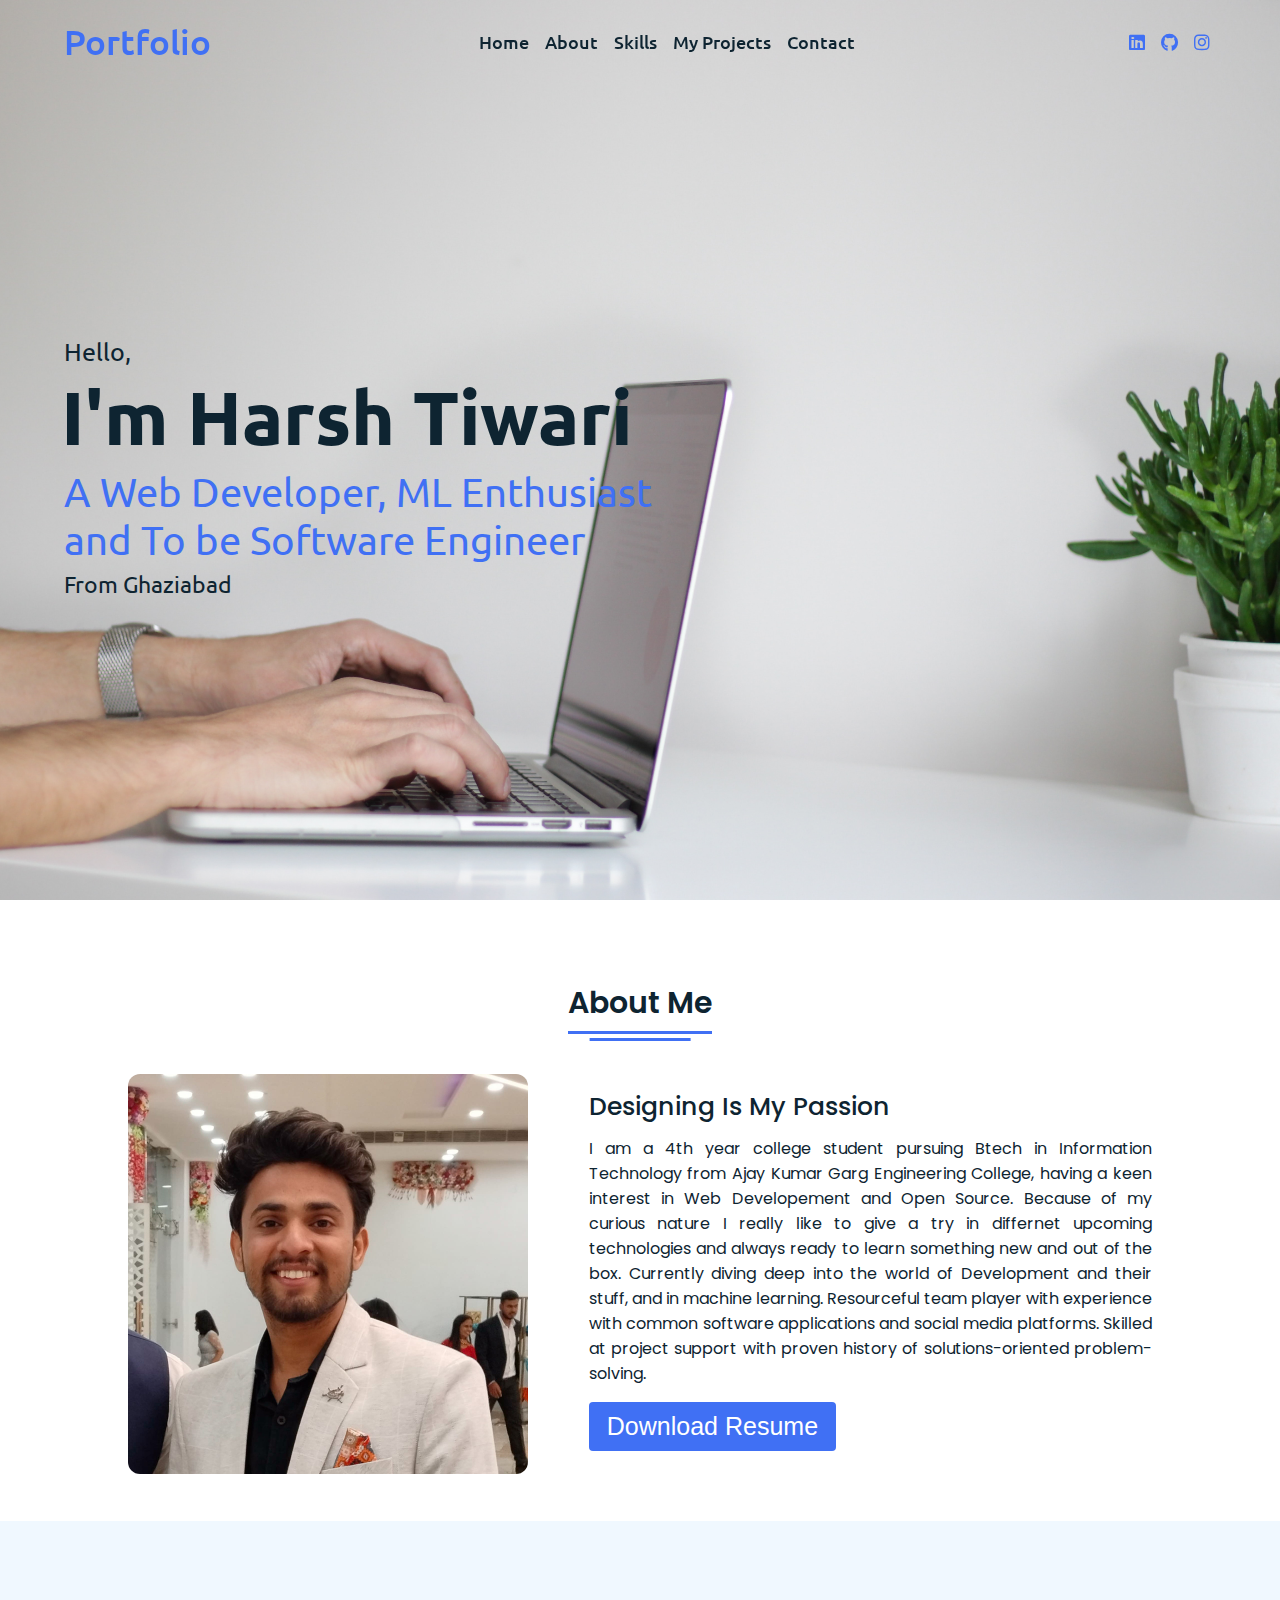
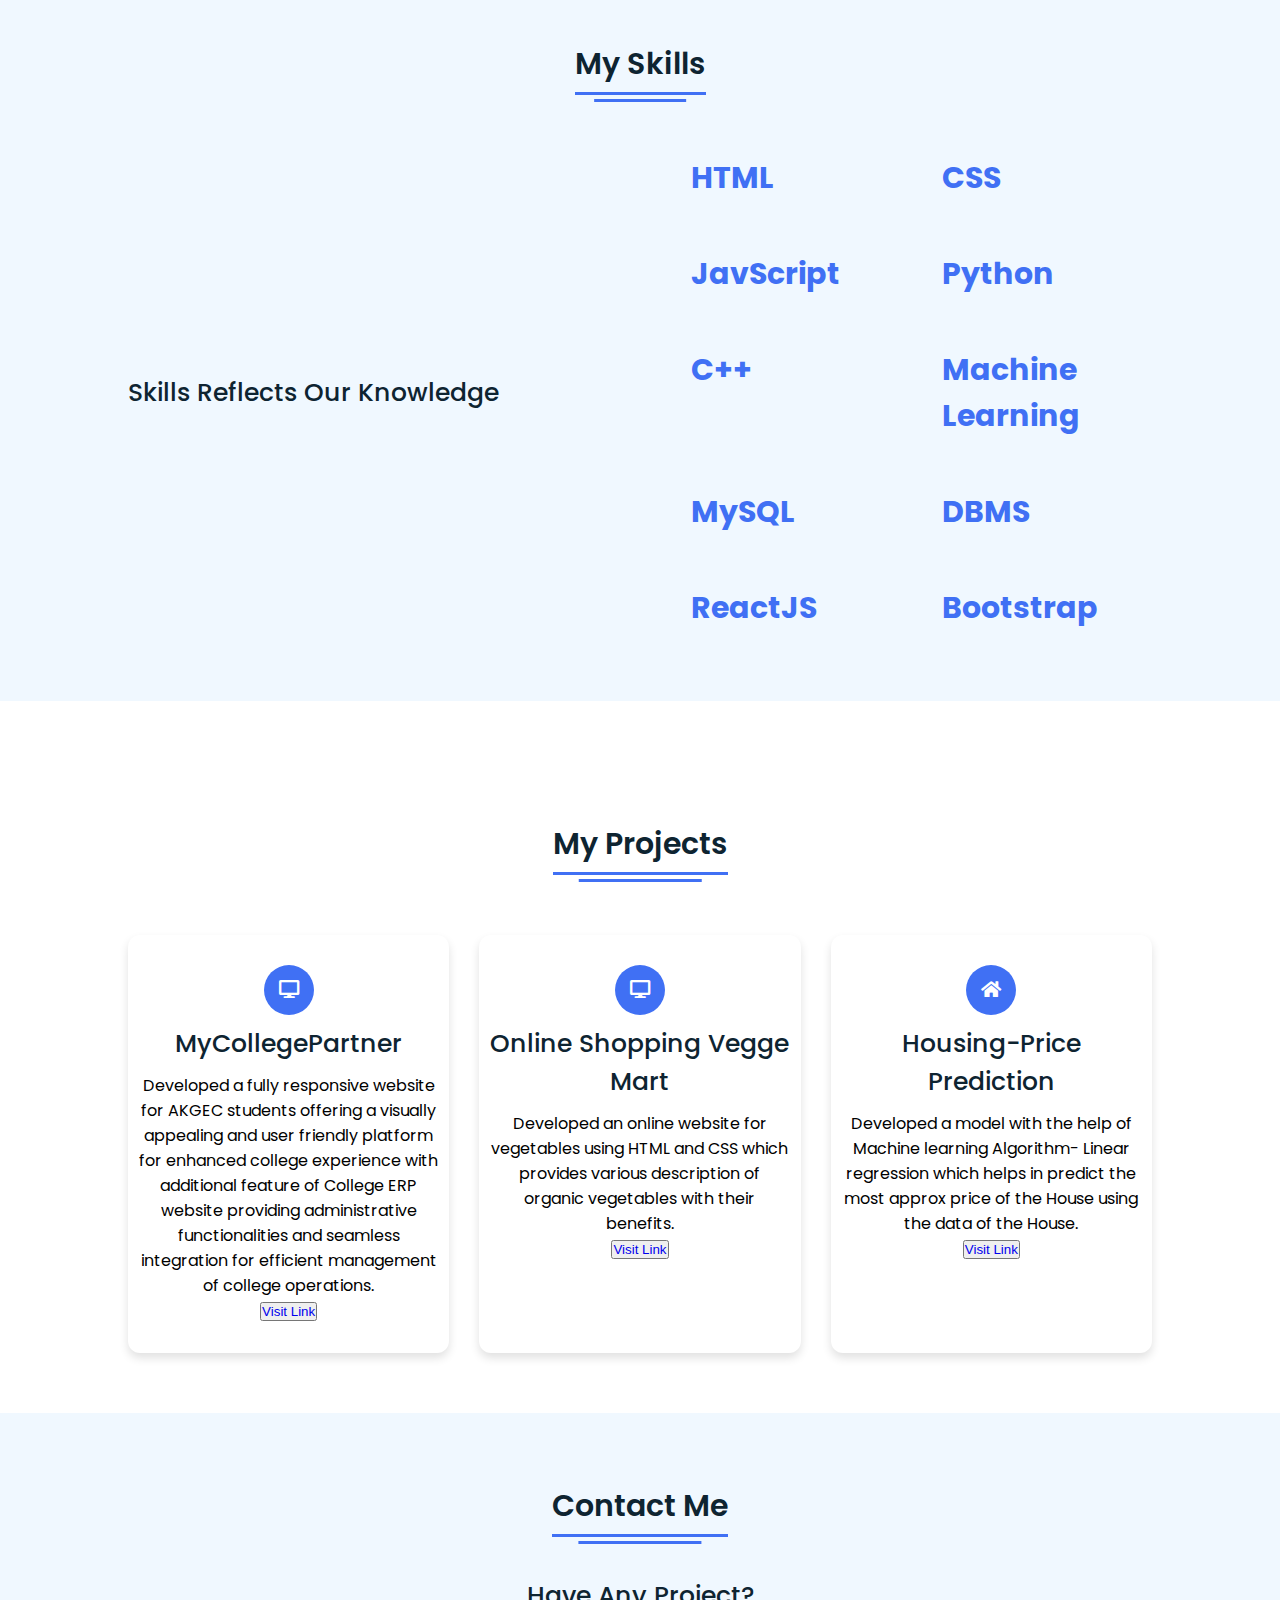
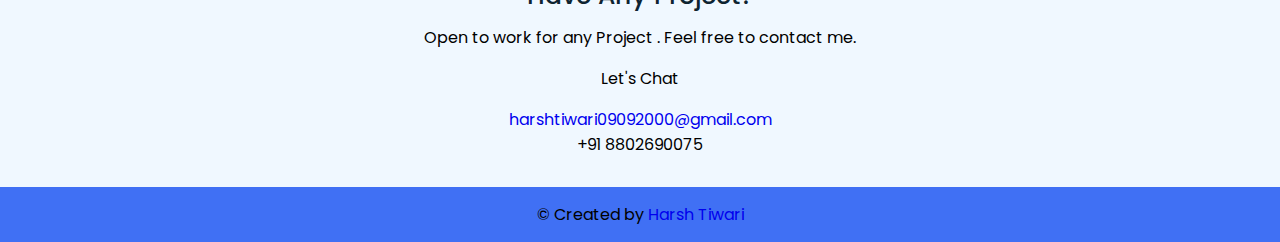
<file: index.html>
<!DOCTYPE html>

<html lang="en" dir="ltr">
  <head>
    <meta charset="UTF-8" />
    <title>📁 Harsh Portfolio </title>
    <link rel="stylesheet" href="style.css" />
    <!-- Fontawesome CDN Link -->
    <link rel="stylesheet" href="https://cdnjs.cloudflare.com/ajax/libs/font-awesome/5.15.2/css/all.min.css" />
    <meta name="viewport" content="width=device-width, initial-scale=1.0" />
  </head>
  <body>
    <!-- Move to up button -->
    <div class="scroll-button">
      <a href="#home"><i class="fas fa-arrow-up"></i></a>
    </div>
    <!-- navgaition menu -->
    <nav>
      <div class="navbar">
        <div class="logo"><a href="#">Portfolio </a></div>
        <ul class="menu">
          <li><a href="#home">Home</a></li>
          <li><a href="#about">About</a></li>
          <li><a href="#skills">Skills</a></li>
          <li><a href="#services">My Projects</a></li>
          <li><a href="#contact">Contact</a></li>
          <div class="cancel-btn">
            <i class="fas fa-times"></i>
          </div>
        </ul>
        <div class="media-icons">
        <a href="https://www.linkedin.com/in/harsh-tiwari-8b4a99234/" target="blank" class="fab fa-linkedin"></a>
        <a href="https://github.com/harsht09" target="blank" class="fab fa-github"></a>
        <a href="https://www.instagram.com/i_tiwari_harsh/" target="blank" class="fab fa-instagram"></a>        
      </div>
      <div class="menu-btn">
        <i class="fas fa-bars"></i>
      </div>
    </nav>

    <!-- Home Section Start -->
    <section class="home" id="home">
      <div class="home-content">
        <div class="text">
          <div class="text-one">Hello,</div>
          <div class="text-two">I'm Harsh Tiwari </div>
          <div class="text-three">A Web Developer, ML Enthusiast <br>
            and To be Software Engineer</div>
          <div class="text-four">From Ghaziabad</div>
        </div>
       
      </div>
    </section>

    <!-- About Section Start -->
    <section class="about" id="about">
      <div class="content">
        <div class="title"><span>About Me</span></div>
        <div class="about-details">
          <div class="left">
            <img src="harsh1.jpg" alt="" />
          </div>
          <div class="right">
            <div class="topic">Designing Is My Passion</div>
            <p>
                I am a 4th year college student pursuing Btech in Information Technology
                from Ajay Kumar Garg Engineering College, having a keen interest in Web Developement
                and Open Source. Because of my curious nature I really like to give a try
                in differnet upcoming technologies and always ready to
                learn something new and out of the box. Currently diving deep into
                the world of Development and their stuff, and in machine learning.
                Resourceful team player with experience with common software applications and social media
                platforms. Skilled at project support with proven history of solutions-oriented problem- solving.
                
            </p>
            <div class="button">
              <a href="https://drive.google.com/file/d/1NjqaGoVL6zYeTj5uEy1zMmKZU8Y_AIOH/view?usp=sharing" target="blank"><button>Download Resume</button></a>
            </div>
          </div>
        </div>
      </div>
    </section>

    <!-- My Skill Section Start -->
    <!-- Section Tag and Other Div will same where we need to put same CSS -->
    <section class="skills" id="skills">
      <div class="content">
        <div class="title"><span>My Skills</span></div>
        <div class="skills-details">
          <div class="text">
            <div class="topic">Skills Reflects Our Knowledge</div>
          </div>

          <div class="boxes">
            <div class="box">
              <div class="topic"><h2>HTML</h2></div>
            </div>

            <div class="box">
              <div class="topic"><h2>CSS</h2></div>
            </div>

            <div class="box">
              <div class="topic"><h2>JavScript</h2></div>
            </div>

            <div class="box">
              <div class="topic"><h2>Python</h2></div>
            </div>

            <div class="box">
                <div class="topic"><h2>C++</h2></div>
              </div>

            <div class="box">
            <div class="topic"><h2>Machine Learning</h2></div>
            </div>

              <div class="box">
              <div class="topic"><h2>MySQL</h2></div>
              </div>

              <div class="box">
              <div class="topic"><h2>DBMS</h2></div>
              </div>

              <div class="box">
                <div class="topic"><h2>ReactJS</h2></div>
                </div>

                <div class="box">
                  <div class="topic"><h2>Bootstrap</h2></div>
                  </div>
              
          </div>
        </div>
      </div>
    </section>

    <!-- My Projects Section Start -->
    <section class="services" id="services">
      <div class="content">
        <div class="title"><span>My Projects</span></div>
        <div class="boxes">
          <div class="box">
            <div class="icon">
              <i class="fas fa-desktop"></i>
            </div>
            <div class="topic">MyCollegePartner</div>
            <p>Developed a fully responsive website for AKGEC students offering a visually appealing and user friendly
                platform for enhanced college experience with additional feature of College ERP website providing administrative
                functionalities and seamless integration for efficient management of college operations. </p>
                <button> <a href="https://mycollegepartner.netlify.app/">Visit Link</a></button>
          </div>
          <div class="box">
            <div class="icon">
              <i class="fas fa-desktop"></i>
            </div>
            <div class="topic">Online Shopping Vegge Mart</div>
            <p>Developed an online website for vegetables using HTML and CSS which provides various description of
                organic vegetables with their benefits. </p> 
                <button> <a href="https://onlineveggeshop.netlify.app/">Visit Link</a></button>
            </div>
          <div class="box">
            <div class="icon">
              <i class="fas fa-home"></i>
            </div>
            <div class="topic">Housing-Price Prediction</div>
            <p> Developed a model with the help of Machine learning Algorithm- Linear regression which helps
                in predict the most approx price of the House using the data of the House.  </p>
                <button> <a href="https://github.com/09092002/ML-Projects/tree/main/1.Housing%20Price%20Prediction">Visit Link</a></button>
            </div>
        </div>
      </div>
    </section>

    <!-- Contact Me section Start -->
    <section class="contact" id="contact">
      <div class="content">
        <div class="title"><span>Contact Me</span></div>
        <div class="text">
          <div class="topic">Have Any Project?</div>
          <p>Open to work for any Project . Feel free to contact me.
            <div class="button">
             <p >Let's Chat</p>
          </div>
         <a class="text-indigo-500" href="mailto:harshtiwari09092000@gmail.com?subject=Contact Me%20">harshtiwari09092000@gmail.com</a>
          <p>  +91 8802690075</p>
        </div>
      </div>
    </section>

    <!-- Footer Section Start -->
    <footer>
        &#169; Created by
        <a href="#">Harsh Tiwari</a>
      </footer>


    <script src="script.js"></script>
  </body>
</html>
</file>
<file: style.css>
/* Google Font CDN Link */
@import url('https://fonts.googleapis.com/css2?family=Poppins:wght@400;500;600;700&family=Ubuntu:wght@400;500;700&display=swap');
*{
  margin: 0;
  padding: 0;
  box-sizing: border-box;
  text-decoration: none;
  scroll-behavior: smooth;
}

/* Custom Scroll Bar CSS */
::-webkit-scrollbar {
    width: 10px;
}
::-webkit-scrollbar-track {
    background: #f1f1f1;
}
::-webkit-scrollbar-thumb {
    background: #6e93f7;
    border-radius: 12px;
    transition: all 0.3s ease;
}

::-webkit-scrollbar-thumb:hover {
    background: #4070f4;
}
/* navbar styling */
nav{
  position: fixed;
  width: 100%;
  padding: 20px 0;
  z-index: 998;
  transition: all 0.3s ease;
  font-family: 'Ubuntu', sans-serif;
}
nav.sticky{
  background: #4070f4;
  padding: 13px 0;
}
nav .navbar{
  width: 90%;
  display: flex;
  justify-content: space-between;
  align-items: center;
  margin: auto;
}
nav .navbar .logo a{
  font-weight: 500;
  font-size: 35px;
  color: #4070f4;
}
nav.sticky .navbar .logo a{
  color: #fff;
}
nav .navbar .menu{
  display: flex;
  position: relative;
}
nav .navbar .menu li{
  list-style: none;
  margin: 0 8px;
}
.navbar .menu a{
  font-size: 18px;
  font-weight: 500;
  color: #0E2431;
  padding: 6px 0;
  transition: all 0.4s ease;
}
.navbar .menu a:hover{
  color: #4070f4;
}
nav.sticky .menu a{
  color: #FFF;
}
nav.sticky .menu a:hover{
  color: #0E2431;
}
.navbar .media-icons a{
  color: #4070f4;
  font-size: 18px;
  margin: 0 6px;
}
nav.sticky .media-icons a{
  color: #FFF;
}

/* Side Navigation Menu Button CSS */
nav .menu-btn,
.navbar .menu .cancel-btn{
  position: absolute;
  color: #fff;
  right: 30px;
  top: 20px;
  font-size: 20px;
  cursor: pointer;
  transition: all 0.3s ease;
  display: none;
}
nav .menu-btn{
  color: #4070f4;
}
nav.sticky .menu-btn{
  color: #FFF;
}
.navbar .menu .menu-btn{
  color: #fff;
}

/* home section styling */
.home{
  height: 100vh;
  width: 100%;
  background: url("pic3.jpg") no-repeat;
  background-size: cover;
  background-position: center;
  background-attachment: fixed;
  font-family: 'Ubuntu', sans-serif;
}
.home .home-content{
  width: 90%;
  height: 100%;
  margin: auto;
  display: flex;
  flex-direction: column;
  justify-content: center;
}
.home .text-one{
  font-size: 25px;
  color: #0E2431;
}
.home .text-two{
  color: #0E2431;
  font-size: 75px;
  font-weight: 600;
  margin-left: -3px;
}
.home .text-three{
  font-size: 40px;
  margin: 5px 0;
  color: #4070f4;
}
.home .text-four{
  font-size: 23px;
  margin: 5px 0;
  color: #0E2431;
}
.home .button{
  margin: 14px 0;
}
.home .button button{
  outline: none;
  padding: 8px 16px;
  border-radius: 6px;
  font-size: 25px;
  font-weight: 400;
  background: #4070f4;
  color: #fff;
  cursor: pointer;
  border: 2px solid transparent;
  transition: all 0.4s ease;
}
.home .button button:hover{
  border-color: #4070f4;
  background-color: #fff;
  color: #4070f4;
}

/* About Section Styling */
/* Those Elements Where We Have Apply Same CSS,
 I'm Selecting Directly 'Section Tag' and 'Class'  */
section{
  padding-top: 40px;
}
section .content{
  width: 80%;
  margin: 40px auto;
  font-family: 'Poppins', sans-serif;
}
.about .about-details{
  display: flex;
  justify-content: space-between;
  align-items: center;
}
section .title{
  display: flex;
  justify-content: center;
  margin-bottom: 40px;
}
section .title span{
  color: #0E2431;
  font-size: 30px;
  font-weight: 600;
  position: relative;
  padding-bottom: 8px;
}
section .title span::before,
section .title span::after{
  content: '';
  position: absolute;
  height: 3px;
  width: 100%;
  background: #4070f4;
  left: 0;
  bottom: 0;
}
section .title span::after{
  bottom: -7px;
  width: 70%;
  left: 50%;
  transform: translateX(-50%);
}
.about .about-details .left{
  width: 45%;
}
.about .left img{
  height: 400px;
  width: 400px;
  object-fit: cover;
  border-radius: 12px;
}
.about-details .right{
  width: 55%;
}
section  .topic{
  color: #0E2431;
  font-size: 25px;
  font-weight: 500;
  margin-bottom: 10px;
}
.about-details .right p{
  text-align: justify;
  color: #0E2431;
}
section .button{
  margin: 16px 0;
}
section .button button{
  outline: none;
  padding: 8px 16px;
  border-radius: 4px;
  font-size: 25px;
  font-weight: 400;
  background: #4070f4;
  color: #fff;
  border: 2px solid transparent;
  cursor: pointer;
  transition: all 0.4s ease;
  
}
section .button button:hover{
  border-color: #4070f4;
  background-color: #fff;
  color: #4070f4;
}

 /* My Skills CSS */
 .skills{
   background: #F0F8FF;
 }
 .skills .content{
   padding: 40px 0;
 }
 .skills .skills-details{
   display: flex;
   justify-content: space-between;
   align-items: center;
 }
 .skills-details .text{
   width: 50%;
 }
 .skills-details p{
   color: #0E2431;
   text-align: justify;
 }


.skills-details .boxes{
  width: 45%;
  display: flex;
  flex-wrap: wrap;
  justify-content: space-between;
}
.skills-details .box{
  width: calc(100% / 2 - 20px);
  margin: 20px 0;
}
.skills-details .boxes .topic{
  font-size: 20px;
  color: #4070f4;
}
.skills-details .boxes .per{
  font-size: 60px;
  color: #4070f4;
}

/* My Services CSS */
.services .boxes{
  display: flex;
  flex-wrap: wrap;
  justify-content: space-between;
}
.services .boxes .box{
  margin: 20px 0;
  width: calc(100% / 3 - 20px);
  text-align: center;
  border-radius: 12px;
  padding: 30px 10px;
  box-shadow: 0 5px 10px rgba(0, 0, 0, 0.12);
  cursor: default;
  transition: all 0.4s ease;
}
.services .boxes .box:hover{
  background: #4070f4;
  color: #fff;
}
.services .boxes .box .icon{
  height: 50px;
  width: 50px;
  background: #4070f4;
  border-radius: 50%;
  text-align: center;
  line-height: 50px;
  font-size: 18px;
  color: #fff;
  margin: 0 auto 10px auto;
  transition: all 0.4s ease;
}
.boxes .box:hover .icon{
  background-color: #fff;
  color: #4070f4;
}
.services .boxes .box:hover .topic,
.services .boxes .box:hover p{
  color: #0E2431;
  transition: all 0.4s ease;
}
.services .boxes .box:hover .topic,
.services .boxes .box:hover p{
  color: #fff;
}
/* Contact Me CSS */
.contact{
  background: #F0F8FF;
}
.contact .content{
  margin: 0 auto;
  padding: 30px 0;
}
.contact .text{
  width: 80%;
  text-align: center;
  margin: auto;
}

/* Footer CSS */
footer{
  background: #4070f4;
  padding: 15px 0;
  text-align: center;
  font-family: 'Poppins', sans-serif;
}
footer .text span{
  font-size: 17px;
  font-weight: 400;
  color: #fff;
}
footer .text span a{
  font-weight: 500;
  color: #FFF;
}
footer .text span a:hover{
  text-decoration: underline;
}
/* Scroll TO Top Button CSS */
.scroll-button a{
  position: fixed;
  bottom: 20px;
  right: 20px;
  color: #fff;
  background: #4070f4;
  padding: 7px 12px;;
  font-size: 18px;
  border-radius: 6px;
  box-shadow: rgba(0, 0, 0, 0.15);
  display: none;
}

/* Responsive Media Query */
@media (max-width: 1190px) {
  section .content{
    width: 85%;
  }
}
@media (max-width: 1000px) {
  .about .about-details{
    justify-content: center;
    flex-direction: column;
  }
  .about .about-details .left{
    display: flex;
    justify-content: center;
    width: 100%;
  }
  .about-details .right{
    width: 90%;
    margin: 40px 0;
  }
  .services .boxes .box{
    margin: 20px 0;
    width: calc(100% / 2 - 20px);
  }
}
@media (max-width: 900px) {
  .about .left img{
    height: 350px;
    width: 350px;
  }
}

@media (max-width: 750px) {
  nav .navbar{
    width: 90%;
  }
  nav .navbar .menu{
    position: fixed;
    left: -100%;
    top: 0;
    background: #0E2431;
    height: 100vh;
    max-width: 400px;
    width: 100%;
    padding-top: 60px;
    flex-direction: column;
    align-items: center;
    transition: all 0.5s ease;
  }
  .navbar.active .menu{
    left: 0;
  }
  nav .navbar .menu a{
    font-size: 23px;
    display: block;
    color: #fff;
    margin: 10px 0;
  }
  nav.sticky .menu a:hover{
    color: #4070f4;
  }
  nav .navbar .media-icons{
    display: none;
  }
  nav .menu-btn,
  .navbar .menu .cancel-btn{
    display: block;
  }
  .home .text-two{
    font-size: 65px;
  }
  .home .text-three{
    font-size: 35px;
  }
  .skills .skills-details{
    align-items: center;
    justify-content: center;
    flex-direction: column;
  }
  .skills-details .text{
    width: 100%;
    margin-bottom: 50px;
  }
  .skills-details .boxes{
    justify-content: center;
    align-items: center;
    width: 100%;
  }
  .services .boxes .box{
    margin: 20px 0;
    width: 100%;
  }
  .contact .text{
    width: 100%;
}
}

@media (max-width: 500px){
  .home .text-two{
    font-size: 55px;
  }
  .home .text-three{
    font-size: 33px;
  }
  .skills-details .boxes .per{
    font-size: 50px;
    color: #4070f4;
  }
}
</file>
